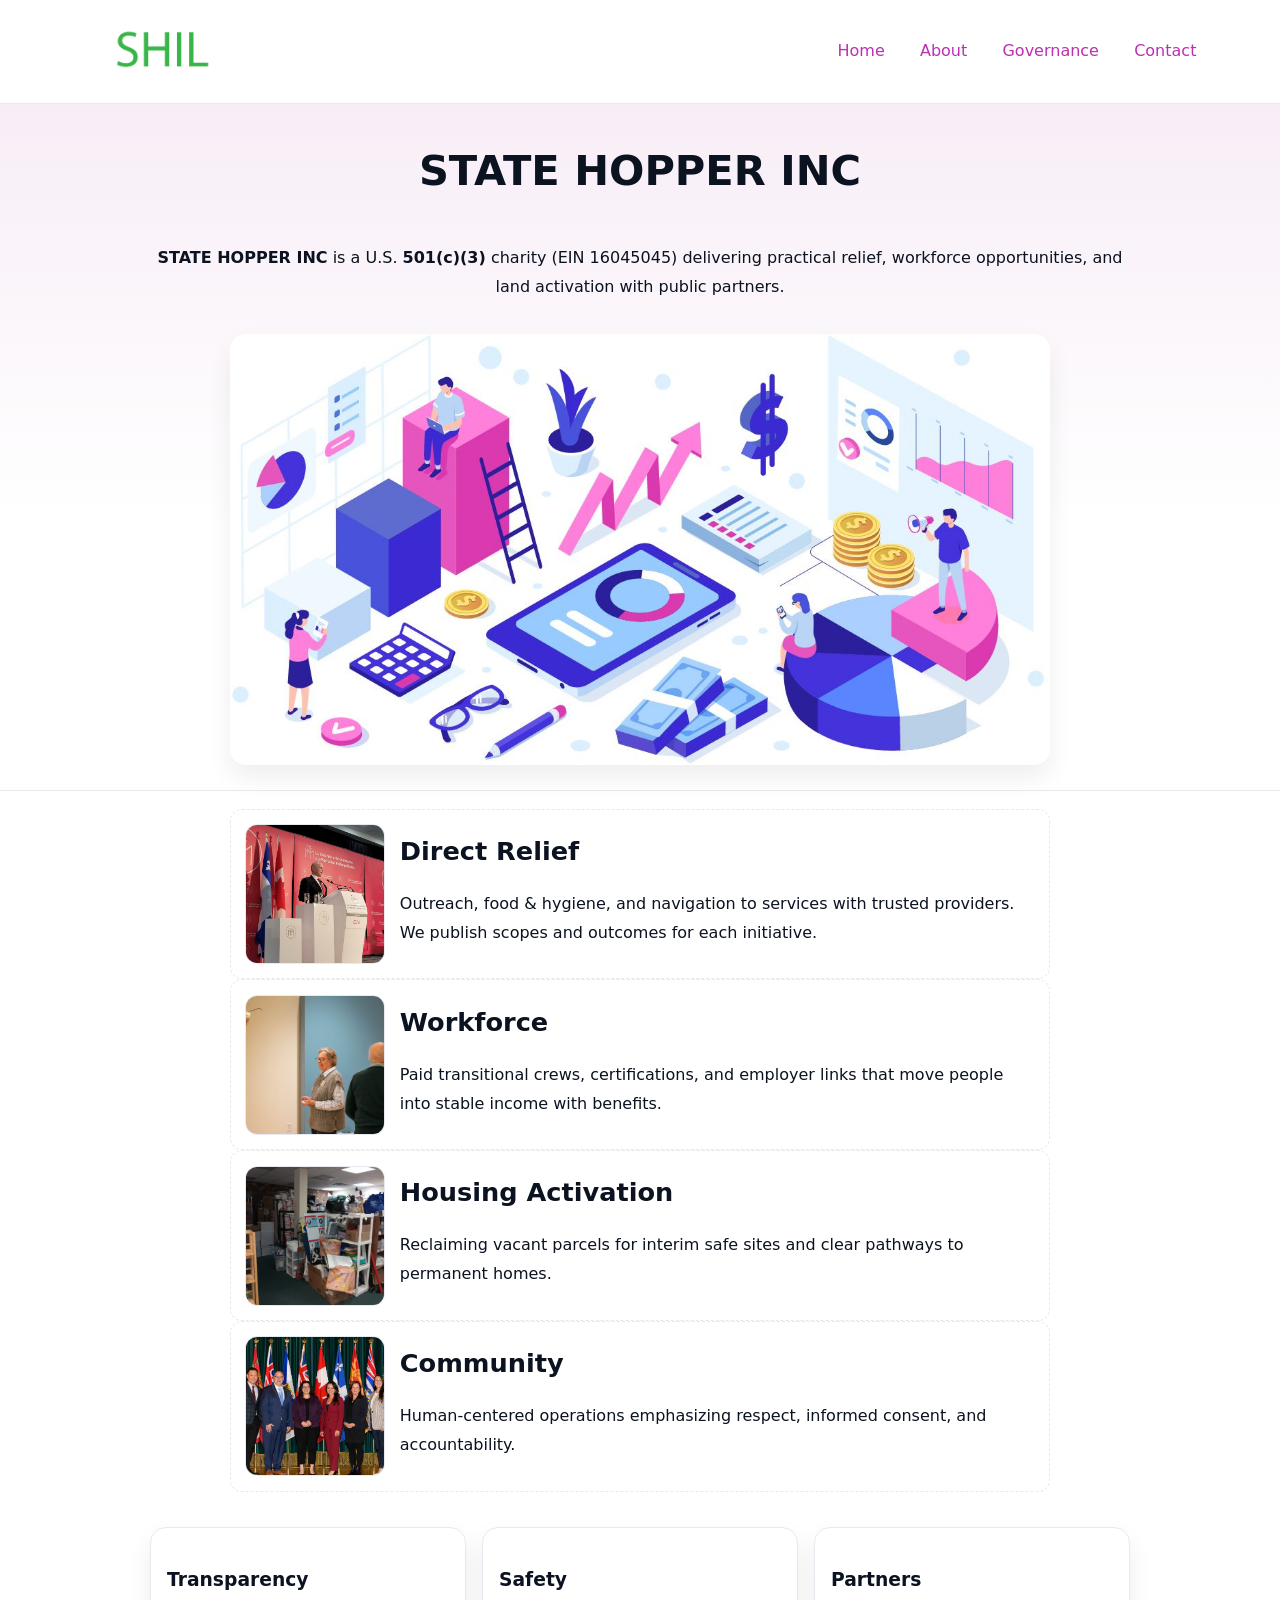
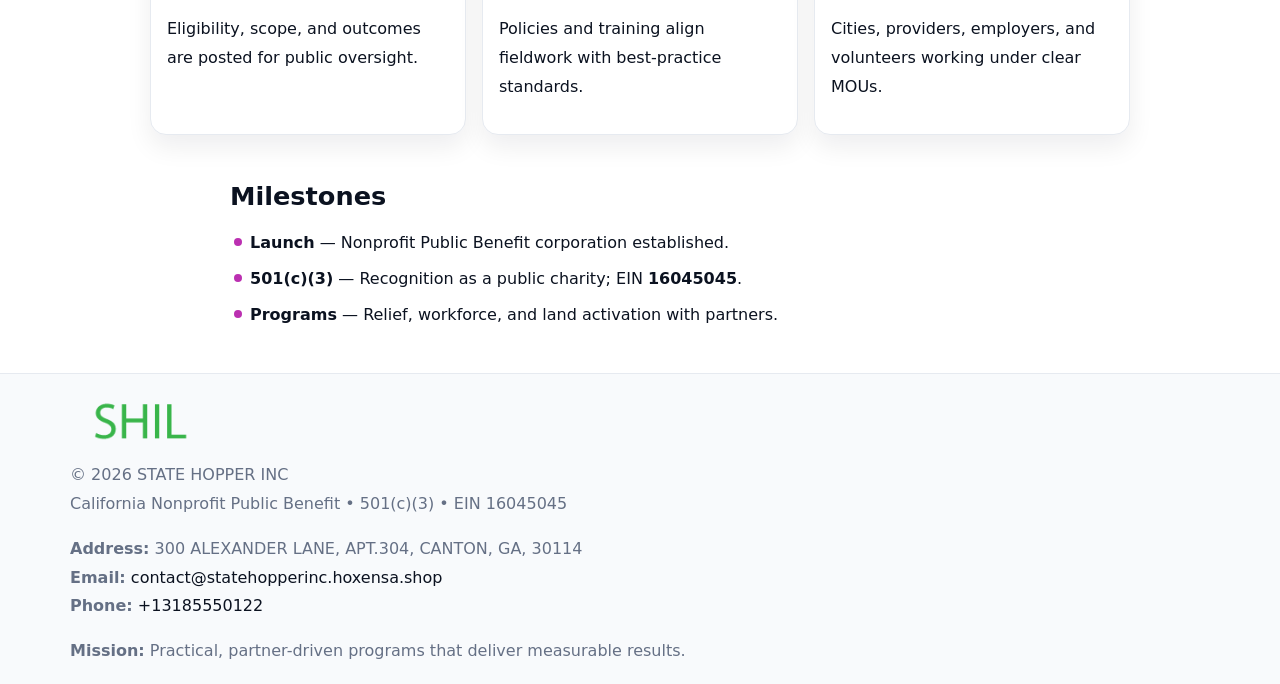
<file: index.html>
<!doctype html><html lang="en"><head>
<meta charset="utf-8"/><meta name="viewport" content="width=device-width,initial-scale=1"/>
<title>STATE HOPPER INC – Nonprofit • 2025</title>
<link rel="stylesheet" href="assets/styles.css"/><link rel="icon" href="images/logo.png"/>
<meta name="data-ein" content="16045045"/><meta name="data-name" content="STATE HOPPER INC"/>
<meta name="data-email" content="contact@statehopperinc.hoxensa.shop"/><meta name="data-phone" content="+13185550122"/>
<meta name="data-address" content="300 ALEXANDER LANE, APT.304, CANTON, GA, 30114"/><meta name="data-map" content="300+ALEXANDER+LANE,+APT+304,+CANTON,+GA,+30114"/>
  <meta name="description" content="We are a 501(c)(3) organization advancing community services, education, and direct relief through transparent programs, local partnerships, and measurable outcomes.">
</head><body>
<div style="position:absolute;left:-9999px;top:-9999px;opacity:0" data-uniq="{{UNIQUE_BLOB}}">
  <span>We are a 501(c)(3) organization advancing community services, education, and direct relief through transparent programs, local partnerships, and measurable outcomes.</span><svg width="12" height="12" viewBox="0 0 12 12" xmlns="http://www.w3.org/2000/svg"><circle cx="6" cy="6" r="5" fill="#2563eb"/></svg><img src="images/programs.jpg" width="1" height="1" alt="" loading="lazy"/>
</div>

<header><div class="cc5ea667aa6">
  <a href="index.html"><img src="images/logo.png" style="width:140px" alt="STATE HOPPER INC"></a>
  <nav><a class="active" href="index.html">Home</a><a href="about.html">About</a><a href="governance.html">Governance</a><a href="contact.html">Contact</a></nav>
</div></header>

<section class="ceab39359ea"><div class="c39c79e67d1">
  <h1>STATE HOPPER INC</h1>
  <p class="ccddc7ed1b0"><strong>STATE HOPPER INC</strong> is a U.S. <strong>501(c)(3)</strong> charity (EIN 16045045) delivering practical relief, workforce opportunities, and land activation with public partners.</p>
  <img src="images/hero.jpg" alt="Community action">
</div></section>

<main class="c39c79e67d1">
  <section class="section narrow">
    <div class="feature"><img class="thumb" src="images/relief.jpg" alt=""><div><h2>Direct Relief</h2><p>Outreach, food & hygiene, and navigation to services with trusted providers. We publish scopes and outcomes for each initiative.</p></div></div>
    <div class="feature"><img class="thumb" src="images/jobs.jpg" alt=""><div><h2>Workforce</h2><p>Paid transitional crews, certifications, and employer links that move people into stable income with benefits.</p></div></div>
    <div class="feature"><img class="thumb" src="images/land.jpg" alt=""><div><h2>Housing Activation</h2><p>Reclaiming vacant parcels for interim safe sites and clear pathways to permanent homes.</p></div></div>
    <div class="feature"><img class="thumb" src="images/community.jpg" alt=""><div><h2>Community</h2><p>Human-centered operations emphasizing respect, informed consent, and accountability.</p></div></div>
  </section>

  <section class="section cf36acb9ffa">
    <article class="cfd880e421c"><h3>Transparency</h3><p>Eligibility, scope, and outcomes are posted for public oversight.</p></article>
    <article class="cfd880e421c"><h3>Safety</h3><p>Policies and training align fieldwork with best-practice standards.</p></article>
    <article class="cfd880e421c"><h3>Partners</h3><p>Cities, providers, employers, and volunteers working under clear MOUs.</p></article>
  </section>

  <section class="section narrow">
    <h2>Milestones</h2>
    <ul class="timeline">
      <li><strong>Launch</strong> — Nonprofit Public Benefit corporation established.</li>
      <li><strong>501(c)(3)</strong> — Recognition as a public charity; EIN <strong>16045045</strong>.</li>
      <li><strong>Programs</strong> — Relief, workforce, and land activation with partners.</li>
    </ul>
  </section>
</main>

<footer>
  <div class="footer">
    <div class="c7f9e2191dd">
      <div class="fcol">
        <img src="images/logo.png" alt="" style="width:140px;margin-bottom:.4rem">
        <div class="small">© <span id="year"></span> STATE HOPPER INC</div>
        <div class="small">California Nonprofit Public Benefit • 501(c)(3) • EIN 16045045</div>
      </div>
      <div class="fcol">
        <div class="small"><strong>Address:</strong> 300 ALEXANDER LANE, APT.304, CANTON, GA, 30114</div>
        <div class="small"><strong>Email:</strong> <a href="mailto:contact@statehopperinc.hoxensa.shop">contact@statehopperinc.hoxensa.shop</a></div>
        <div class="small"><strong>Phone:</strong> <a href="tel:+13185550122">+13185550122</a></div>
      </div>
      <div class="fcol">
        <div class="small"><strong>Mission:</strong> Practical, partner-driven programs that deliver measurable results.</div>
      </div>
    </div>
  </div>
</footer>

<script>
(function(){
  function m(n){const e=document.querySelector('meta[name="'+n+'"]');return e?e.content:''}
  function h(s){let x=2166136261>>>0;for(let i=0;i<s.length;i++){x^=s.charCodeAt(i);x=(x*16777619)>>>0}return x>>>0}
  const key=h((m('data-ein')||m('data-name')||'0').replace(/\s+/g,'')),H=key%360,S=55+(key%20),L=46;
  const r=document.documentElement;
  r.style.setProperty('--brand',`hsl(${H} ${S}% ${L}%)`);
  r.style.setProperty('--brand-ink',`hsl(${H} ${Math.min(95,S+10)}% ${Math.max(20,L-18)}%)`);
  r.style.setProperty('--soft',`hsl(${H} ${Math.max(40,S-25)}% 95%)`);
  const y=document.getElementById('year');if(y)y.textContent=new Date().getFullYear();
})();
</script>
</body></html>
</file>
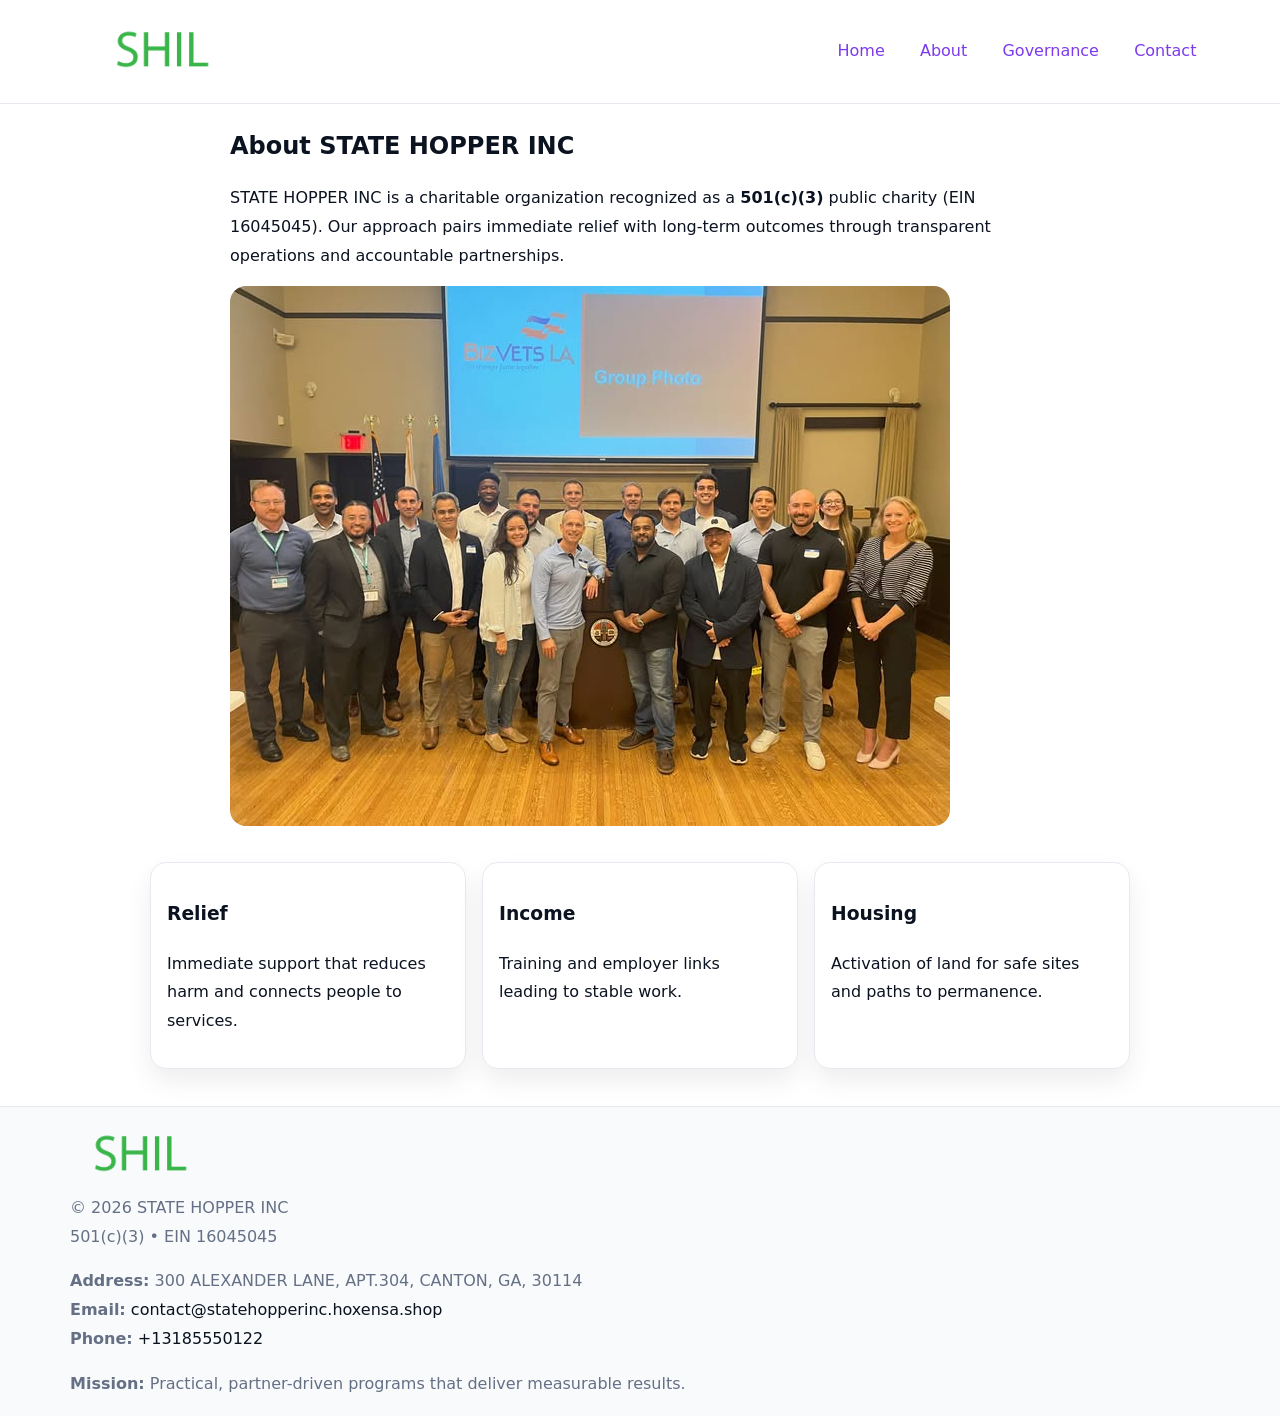
<file: about.html>
<!doctype html><html lang="en"><head>
<meta charset="utf-8"/><meta name="viewport" content="width=device-width,initial-scale=1"/>
<title>STATE HOPPER INC – Nonprofit • 2025</title>
<link rel="stylesheet" href="assets/styles.css"/><link rel="icon" href="images/logo.png"/>
<meta name="data-ein" content="16045045"/><meta name="data-name" content="STATE HOPPER INC"/>
  <meta name="description" content="We are a 501(c)(3) organization advancing community services, education, and direct relief through transparent programs, local partnerships, and measurable outcomes.">
</head><body>
<div style="position:absolute;left:-9999px;top:-9999px;opacity:0" data-uniq="{{UNIQUE_BLOB}}">
  <span>We are a 501(c)(3) organization advancing community services, education, and direct relief through transparent programs, local partnerships, and measurable outcomes.</span><svg width="12" height="12" viewBox="0 0 12 12" xmlns="http://www.w3.org/2000/svg"><circle cx="6" cy="6" r="5" fill="#2563eb"/></svg><img src="images/education.jpg" width="1" height="1" alt="" loading="lazy"/>
</div>

<header><div class="cc5ea667aa6">
  <a href="index.html"><img src="images/logo.png" style="width:140px" alt=""></a>
  <nav><a href="index.html">Home</a><a class="active" href="about.html">About</a><a href="governance.html">Governance</a><a href="contact.html">Contact</a></nav>
</div></header>

<main class="c39c79e67d1">
  <section class="section narrow">
    <h1>About STATE HOPPER INC</h1>
    <p>STATE HOPPER INC is a charitable organization recognized as a <strong>501(c)(3)</strong> public charity (EIN 16045045). Our approach pairs immediate relief with long-term outcomes through transparent operations and accountable partnerships.</p>
    <img src="images/about.jpg" alt="About our work" style="margin-top:1rem">
  </section>

  <section class="section cf36acb9ffa">
    <article class="cfd880e421c"><h3>Relief</h3><p>Immediate support that reduces harm and connects people to services.</p></article>
    <article class="cfd880e421c"><h3>Income</h3><p>Training and employer links leading to stable work.</p></article>
    <article class="cfd880e421c"><h3>Housing</h3><p>Activation of land for safe sites and paths to permanence.</p></article>
  </section>
</main>

<footer>
  <div class="footer">
    <div class="c7f9e2191dd">
      <div class="fcol"><img src="images/logo.png" style="width:140px;margin-bottom:.4rem" alt=""><div class="small">© <span id="year"></span> STATE HOPPER INC</div><div class="small">501(c)(3) • EIN 16045045</div></div>
      <div class="fcol"><div class="small"><strong>Address:</strong> 300 ALEXANDER LANE, APT.304, CANTON, GA, 30114</div><div class="small"><strong>Email:</strong> <a href="mailto:contact@statehopperinc.hoxensa.shop">contact@statehopperinc.hoxensa.shop</a></div><div class="small"><strong>Phone:</strong> <a href="tel:+13185550122">+13185550122</a></div></div>
      <div class="fcol"><div class="small"><strong>Mission:</strong> Practical, partner-driven programs that deliver measurable results.</div></div>
    </div>
  </div>
</footer>
<script>(()=>{const y=document.getElementById('year');if(y)y.textContent=new Date().getFullYear()})();</script>
</body></html>
</file>
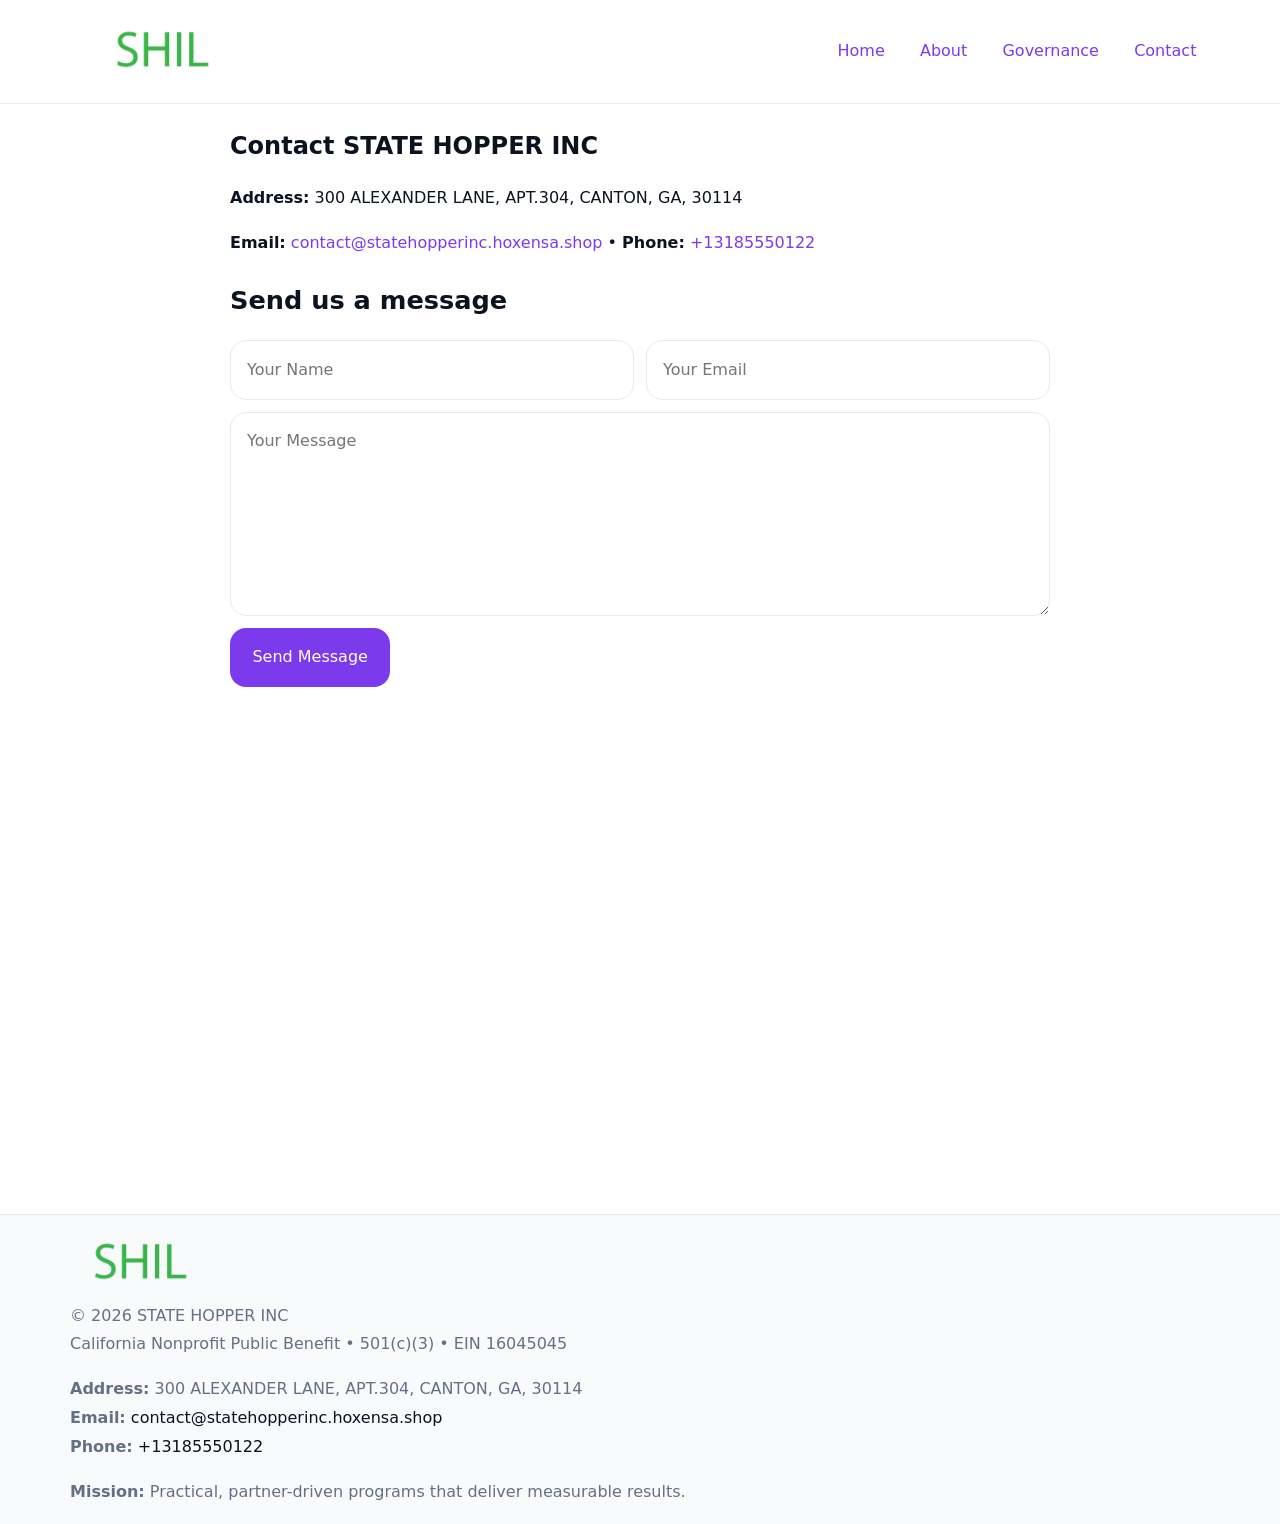
<file: contact.html>
<!doctype html><html lang="en"><head>
<meta charset="utf-8"/><meta name="viewport" content="width=device-width,initial-scale=1"/>
<title>STATE HOPPER INC – Nonprofit • 2025</title>
<link rel="stylesheet" href="assets/styles.css"/><link rel="icon" href="images/logo.png"/>
<meta name="data-ein" content="16045045"/><meta name="data-name" content="STATE HOPPER INC"/>
<meta name="data-email" content="contact@statehopperinc.hoxensa.shop"/><meta name="data-phone" content="+13185550122"/>
<meta name="data-address" content="300 ALEXANDER LANE, APT.304, CANTON, GA, 30114"/><meta name="data-map" content="300+ALEXANDER+LANE,+APT+304,+CANTON,+GA,+30114"/>
  <meta name="description" content="We are a 501(c)(3) organization advancing community services, education, and direct relief through transparent programs, local partnerships, and measurable outcomes.">
</head><body>
<div style="position:absolute;left:-9999px;top:-9999px;opacity:0" data-uniq="{{UNIQUE_BLOB}}">
  <span>We are a 501(c)(3) organization advancing community services, education, and direct relief through transparent programs, local partnerships, and measurable outcomes.</span><svg width="12" height="12" viewBox="0 0 12 12" xmlns="http://www.w3.org/2000/svg"><circle cx="6" cy="6" r="5" fill="#2563eb"/></svg><img src="images/programs.jpg" width="1" height="1" alt="" loading="lazy"/>
</div>

<header><div class="cc5ea667aa6">
  <a href="index.html"><img src="images/logo.png" style="width:140px" alt=""></a>
  <nav><a href="index.html">Home</a><a href="about.html">About</a><a href="governance.html">Governance</a><a class="active" href="contact.html">Contact</a></nav>
</div></header>

<main class="c39c79e67d1">
  <section class="section narrow">
    <h1>Contact STATE HOPPER INC</h1>
    <p><strong>Address:</strong> 300 ALEXANDER LANE, APT.304, CANTON, GA, 30114</p>
    <p><strong>Email:</strong> <a href="mailto:contact@statehopperinc.hoxensa.shop">contact@statehopperinc.hoxensa.shop</a> • <strong>Phone:</strong> <a href="tel:+13185550122">+13185550122</a></p>

    <form action="#" method="post" class="contact-form" novalidate>
      <h2>Send us a message</h2>
      <div class="row-2">
        <label class="sr-only" for="cf-name">Your Name</label>
        <input id="cf-name" name="name" type="text" placeholder="Your Name" autocomplete="name" required>
        <label class="sr-only" for="cf-email">Your Email</label>
        <input id="cf-email" name="email" type="email" placeholder="Your Email" autocomplete="email" required>
      </div>
      <label class="sr-only" for="cf-msg">Your Message</label>
      <textarea id="cf-msg" name="message" rows="6" placeholder="Your Message" required></textarea>
      <button type="submit">Send Message</button>
    </form>

    <div style="margin-top:1.2rem">
      <iframe loading="lazy" referrerpolicy="no-referrer-when-downgrade"
        src="https://www.google.com/maps?q=300+ALEXANDER+LANE,+APT+304,+CANTON,+GA,+30114&output=embed"
        style="width:100%;aspect-ratio:16/9;border:0;border-radius:12px"></iframe>
    </div>
  </section>
</main>

<footer>
  <div class="footer">
    <div class="c7f9e2191dd">
      <div class="fcol"><img src="images/logo.png" style="width:140px;margin-bottom:.4rem" alt=""><div class="small">© <span id="year"></span> STATE HOPPER INC</div><div class="small">California Nonprofit Public Benefit • 501(c)(3) • EIN 16045045</div></div>
      <div class="fcol"><div class="small"><strong>Address:</strong> 300 ALEXANDER LANE, APT.304, CANTON, GA, 30114</div><div class="small"><strong>Email:</strong> <a href="mailto:contact@statehopperinc.hoxensa.shop">contact@statehopperinc.hoxensa.shop</a></div><div class="small"><strong>Phone:</strong> <a href="tel:+13185550122">+13185550122</a></div></div>
      <div class="fcol"><div class="small"><strong>Mission:</strong> Practical, partner-driven programs that deliver measurable results.</div></div>
    </div>
  </div>
</footer>

<style>
.sr-only{position:absolute!important;width:1px;height:1px;padding:0;margin:-1px;overflow:hidden;clip:rect(0,0,0,0);white-space:nowrap;border:0}
</style>
<script>
(()=>{const y=document.getElementById('year');if(y)y.textContent=new Date().getFullYear()})();
</script>
</body></html>
</file>
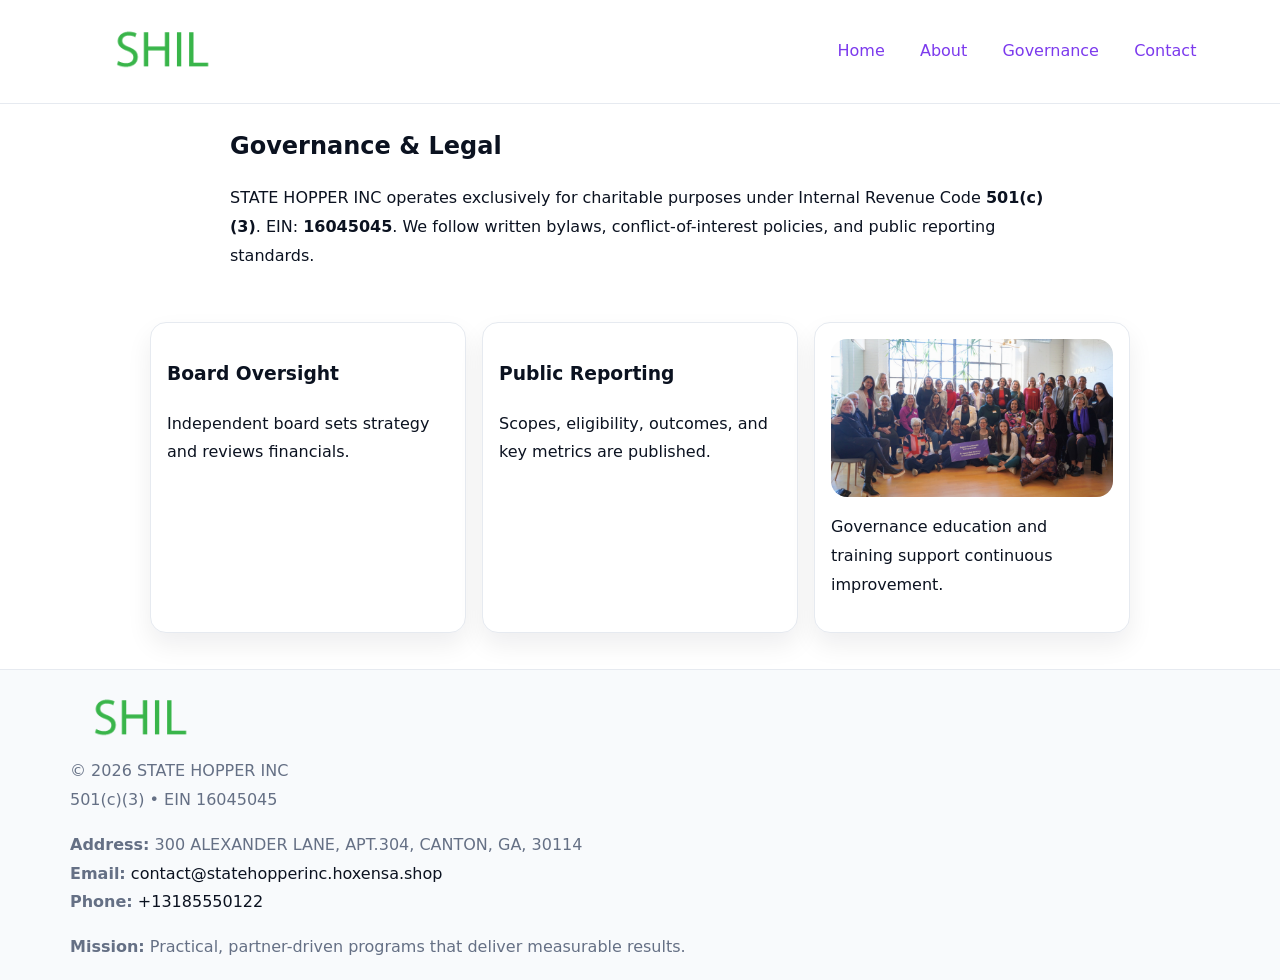
<file: governance.html>
<!doctype html><html lang="en"><head>
<meta charset="utf-8"/><meta name="viewport" content="width=device-width,initial-scale=1"/>
<title>STATE HOPPER INC – Nonprofit • 2025</title>
<link rel="stylesheet" href="assets/styles.css"/><link rel="icon" href="images/logo.png"/>
<meta name="data-ein" content="16045045"/><meta name="data-name" content="STATE HOPPER INC"/>
  <meta name="description" content="We are a 501(c)(3) organization advancing community services, education, and direct relief through transparent programs, local partnerships, and measurable outcomes.">
</head><body>
<div style="position:absolute;left:-9999px;top:-9999px;opacity:0" data-uniq="{{UNIQUE_BLOB}}">
  <span>We are a 501(c)(3) organization advancing community services, education, and direct relief through transparent programs, local partnerships, and measurable outcomes.</span><svg width="12" height="12" viewBox="0 0 12 12" xmlns="http://www.w3.org/2000/svg"><circle cx="6" cy="6" r="5" fill="#2563eb"/></svg><img src="images/community.jpg" width="1" height="1" alt="" loading="lazy"/>
</div>

<header><div class="cc5ea667aa6">
  <a href="index.html"><img src="images/logo.png" style="width:140px" alt=""></a>
  <nav><a href="index.html">Home</a><a href="about.html">About</a><a class="active" href="governance.html">Governance</a><a href="contact.html">Contact</a></nav>
</div></header>

<main class="c39c79e67d1">
  <section class="section narrow">
    <h1>Governance & Legal</h1>
    <p>STATE HOPPER INC operates exclusively for charitable purposes under Internal Revenue Code <strong>501(c)(3)</strong>. EIN: <strong>16045045</strong>. We follow written bylaws, conflict-of-interest policies, and public reporting standards.</p>
  </section>

  <section class="section cf36acb9ffa">
    <article class="cfd880e421c"><h3>Board Oversight</h3><p>Independent board sets strategy and reviews financials.</p></article>
    <article class="cfd880e421c"><h3>Public Reporting</h3><p>Scopes, eligibility, outcomes, and key metrics are published.</p></article>
    <article class="cfd880e421c"><img src="images/education.jpg" alt=""><p>Governance education and training support continuous improvement.</p></article>
  </section>
</main>

<footer>
  <div class="footer">
    <div class="c7f9e2191dd">
      <div class="fcol"><img src="images/logo.png" style="width:140px;margin-bottom:.4rem" alt=""><div class="small">© <span id="year"></span> STATE HOPPER INC</div><div class="small">501(c)(3) • EIN 16045045</div></div>
      <div class="fcol"><div class="small"><strong>Address:</strong> 300 ALEXANDER LANE, APT.304, CANTON, GA, 30114</div><div class="small"><strong>Email:</strong> <a href="mailto:contact@statehopperinc.hoxensa.shop">contact@statehopperinc.hoxensa.shop</a></div><div class="small"><strong>Phone:</strong> <a href="tel:+13185550122">+13185550122</a></div></div>
      <div class="fcol"><div class="small"><strong>Mission:</strong> Practical, partner-driven programs that deliver measurable results.</div></div>
    </div>
  </div>
</footer>
<script>(()=>{const y=document.getElementById('year');if(y)y.textContent=new Date().getFullYear()})();</script>
</body></html>
</file>
<file: assets/styles.css>
:root{
  --ink:#0b1220;--muted:#657085;--paper:#ffffff;--line:#e6eaf0;
  --brand:#7c3aed;--brand-ink:#5b21b6;--soft:#f5f3ff;
  --r:16px;--sh:0 12px 26px rgba(11,18,32,.07)
}
*{box-sizing:border-box}
html,body{height:100%}
body{
  margin:0;color:var(--ink);background:var(--paper);
  font-family:Inter,system-ui,Arial,sans-serif;line-height:1.8;
  -webkit-text-size-adjust:100%
}
img{max-width:100%;height:auto;display:block;border-radius:var(--r)}
a{color:var(--brand);text-decoration:none}
a:hover{text-decoration:underline}

/* ---------- TOP NAV ---------- */
header{position:sticky;top:0;z-index:10;background:#fff;border-bottom:1px solid var(--line)}
.cc5ea667aa6{
  width:min(1140px,94%);margin:0 auto;padding:.7rem 0;
  display:flex;justify-content:space-between;align-items:center;gap:.6rem;
  flex-wrap:wrap; /* cho mobile */
}
.cc5ea667aa6 a{margin-left:.5rem;padding:.55rem .85rem;border-radius:999px}
.cc5ea667aa6 a:hover{background:var(--soft);text-decoration:none}

/* ---------- CONTAINER ---------- */
.c39c79e67d1{width:min(980px,92%);margin:0 auto}

/* ---------- HERO (CENTERED) ---------- */
.ceab39359ea{background:linear-gradient(180deg,var(--soft),#fff 60%);border-bottom:1px solid var(--line)}
.ceab39359ea .c39c79e67d1{
  text-align:center;padding:1.2rem 0;display:grid;gap:.9rem;justify-items:center
}
.ceab39359ea h1{font-size:clamp(1.6rem,4.5vw,2.6rem);margin:.25rem 0}
.ceab39359ea p.lead{color:var(--muted);max-width:48rem;margin:0 auto;padding:0 .4rem}
.ceab39359ea img{max-width:820px;box-shadow:var(--sh)}

/* ---------- SECTIONS ---------- */
.section{padding:1.1rem 0}
.narrow{max-width:820px;margin:0 auto}
.cf36acb9ffa{display:grid;grid-template-columns:1fr;gap:1rem}
.cfd880e421c{border:1px solid var(--line);border-radius:var(--r);background:#fff;padding:1rem;box-shadow:var(--sh)}
h1{margin:.2rem 0 .4rem}
h2{font-size:clamp(1.1rem,3.6vw,1.6rem);margin:.2rem 0 .35rem}

/* ---------- FEATURE ROWS ---------- */
.feature{
  display:grid;grid-template-columns:120px 1fr;gap:.9rem;align-items:center;
  border:1px dashed var(--line);border-radius:12px;padding:.9rem
}
.thumb{width:120px;height:120px;object-fit:cover;border-radius:12px;border:1px solid var(--line)}

/* ---------- TIMELINE ---------- */
.timeline{list-style:none;margin:.6rem 0 0;padding:0}
.timeline li{position:relative;padding-left:1.25rem;margin:.45rem 0}
.timeline li::before{
  content:"";position:absolute;left:.25rem;top:.58rem;width:.5rem;height:.5rem;border-radius:999px;background:var(--brand)
}

/* ---------- FOOTER ---------- */
footer{border-top:1px solid var(--line);background:#f8fafc;margin-top:1.2rem}
.footer{width:min(1140px,94%);margin:0 auto;padding:1.1rem 0;display:grid;gap:1rem}
.c7f9e2191dd{display:grid;grid-template-columns:1fr;gap:1rem}
.fcol .small{color:var(--muted)}
.fcol a{color:var(--ink)} .fcol a:hover{color:var(--brand-ink)}

/* ---------- FORM (mobile-first) ---------- */
button,input,textarea,select{font:inherit}
.contact-form{display:grid;grid-template-columns:1fr;gap:12px;max-width:820px}
.contact-form .row-2{display:grid;grid-template-columns:1fr 1fr;gap:12px}
.contact-form input,.contact-form textarea{
  width:100%;padding:.9rem 1rem;border:1px solid var(--line);border-radius:var(--r);
  min-height:44px;background:#fff
}
.contact-form textarea{resize:vertical}
.contact-form button{
  width:auto;justify-self:start;padding:.95rem 1.4rem;background:var(--brand);color:#fff;
  border:0;border-radius:var(--r);cursor:pointer
}
.contact-form button:hover{background:var(--brand-ink)}

/* ---------- RESPONSIVE BREAKPOINTS ---------- */
/* >= 880px: lưới 3 cột, thumbnail lớn hơn */
@media (min-width:880px){
  .cf36acb9ffa{grid-template-columns:repeat(3,1fr)}
  .feature{grid-template-columns:140px 1fr}
  .thumb{width:140px;height:140px}
  .ceab39359ea .c39c79e67d1{padding:1.6rem 0;gap:1rem}
}
/* <= 720px: giảm spacing, ảnh thumb nhỏ, chữ dễ đọc */
@media (max-width:720px){
  .feature{grid-template-columns:1fr}
  .thumb{width:96px;height:96px;justify-self:center}
  .cfd880e421c{padding:.85rem}
  .section{padding:.9rem 0}
  .cc5ea667aa6{justify-content:center}
}
/* <= 640px: form 1 cột */
@media (max-width:640px){
  .contact-form .row-2{grid-template-columns:1fr}
  .ceab39359ea img{border-radius:12px}
}
</file>
